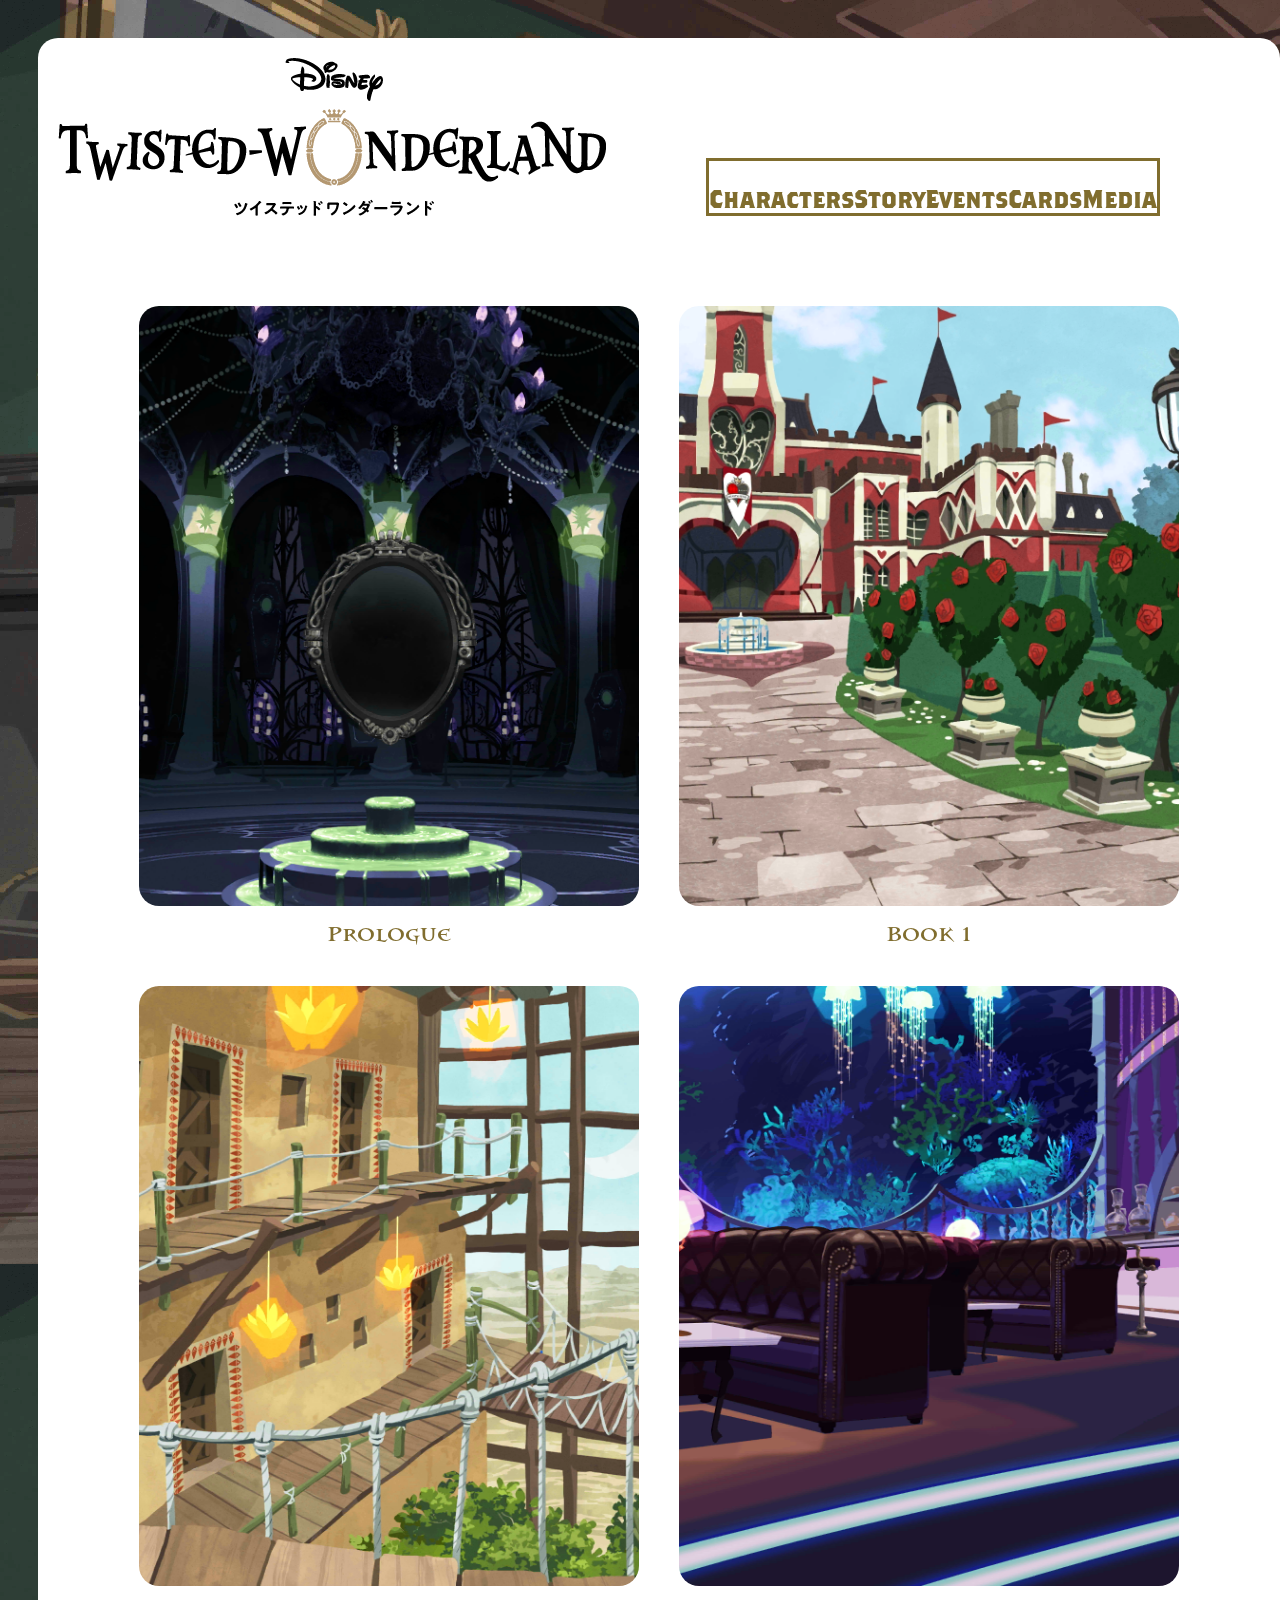
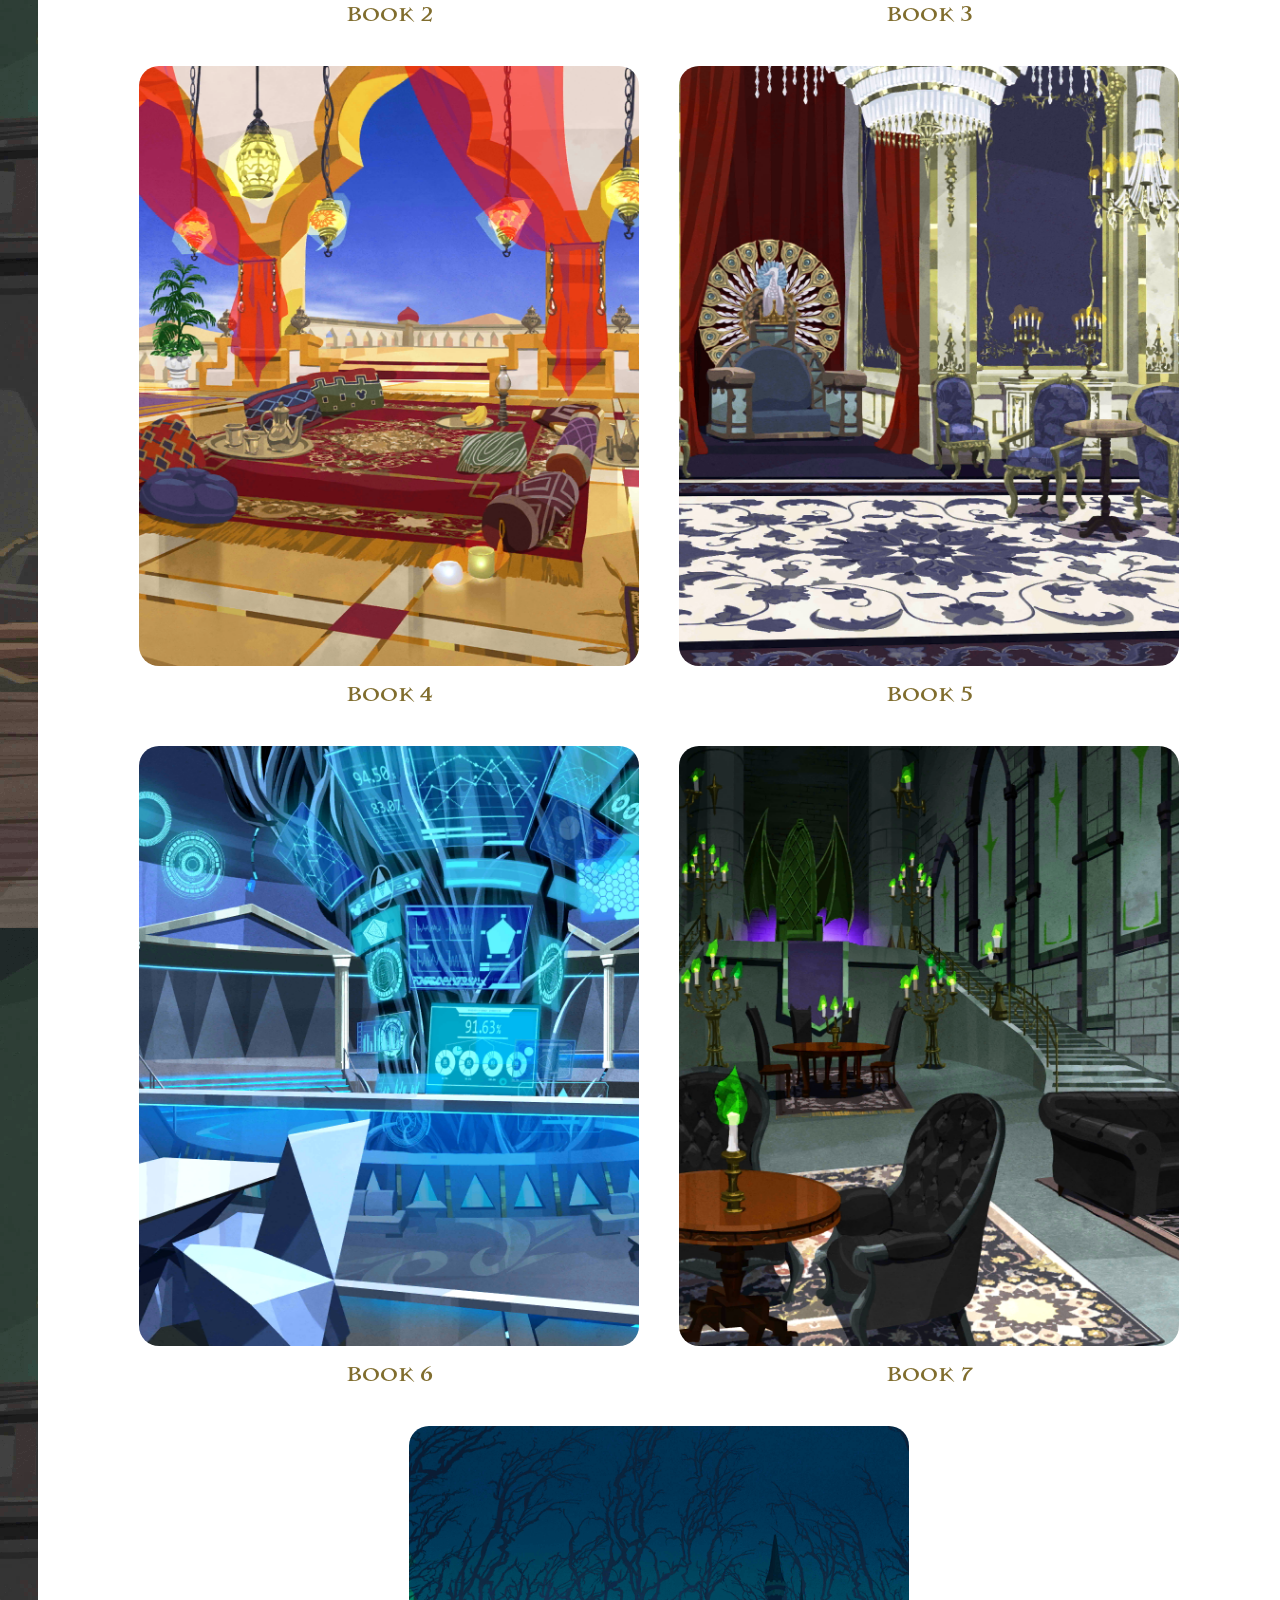
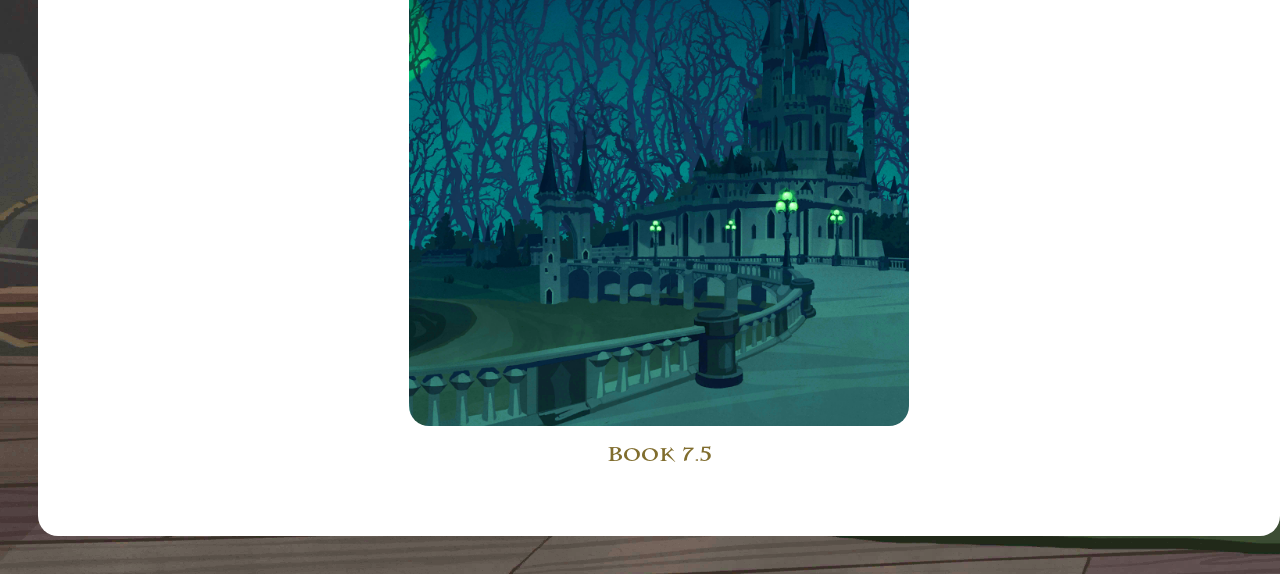
<file: index.html>
<!DOCTYPE html>
<html lang="en">
<head>
    <meta charset="UTF-8">
    <meta name="viewport" content="width=device-width, initial-scale=1.0">
    <link rel="stylesheet" href="styles.css">
    <title>TW Archive</title>
</head>
<body>
    <div class="information-page">
        <div class="bar">
            <img src="imgs/logo.png" alt="logo Twisted Wonderland">
            <div class="options">
                <a href="">Characters</a>
                <a href="">Story</a>
                <a href="">Events</a>
                <a href="">Cards</a>
                <a href="">Media</a>
            </div>

        </div>
        
        <div class="books">
            <div class="book"><img src="imgs/prologue.png" alt="Background Mirror Chamber (Night)"><a href="">Prologue</a></div>
            <div class="book"><img src="imgs/book1.png" alt="Background Heartslabyul Dorm"><a href="">Book 1</a></div>
            <div class="book"><img src="imgs/book2.png" alt="Background Savanaclaw Dorm - Walkway"><a href="">Book 2</a></div>
            <div class="book"><img src="imgs/book3.png" alt="Background Mostro Lounge"><a href="">Book 3</a></div>
            <div class="book"><img src="imgs/book4.png" alt="Background Scarabia Dorm - Lounge"><a href="">Book 4</a></div>
            <div class="book"><img src="imgs/book5.png" alt="Background Pomefiore Dorm - Lounge"><a href="">Book 5</a></div>
            <div class="book"><img src="imgs/book6.png" alt="Background Ignihyde Dorm - Lounge"><a href="">Book 6</a></div>
            <div class="book"><img src="imgs/book7.png" alt="Background Diasomnia Dorm - Lounge"><a href="">Book 7</a></div>
            <div class="book"><img src="imgs/book7_5.png" alt="Background Royal Sword Academy (Thorns)"><a href="">Book 7.5</a></div>
        </div>
    </div>
</body>
</html>
</file>
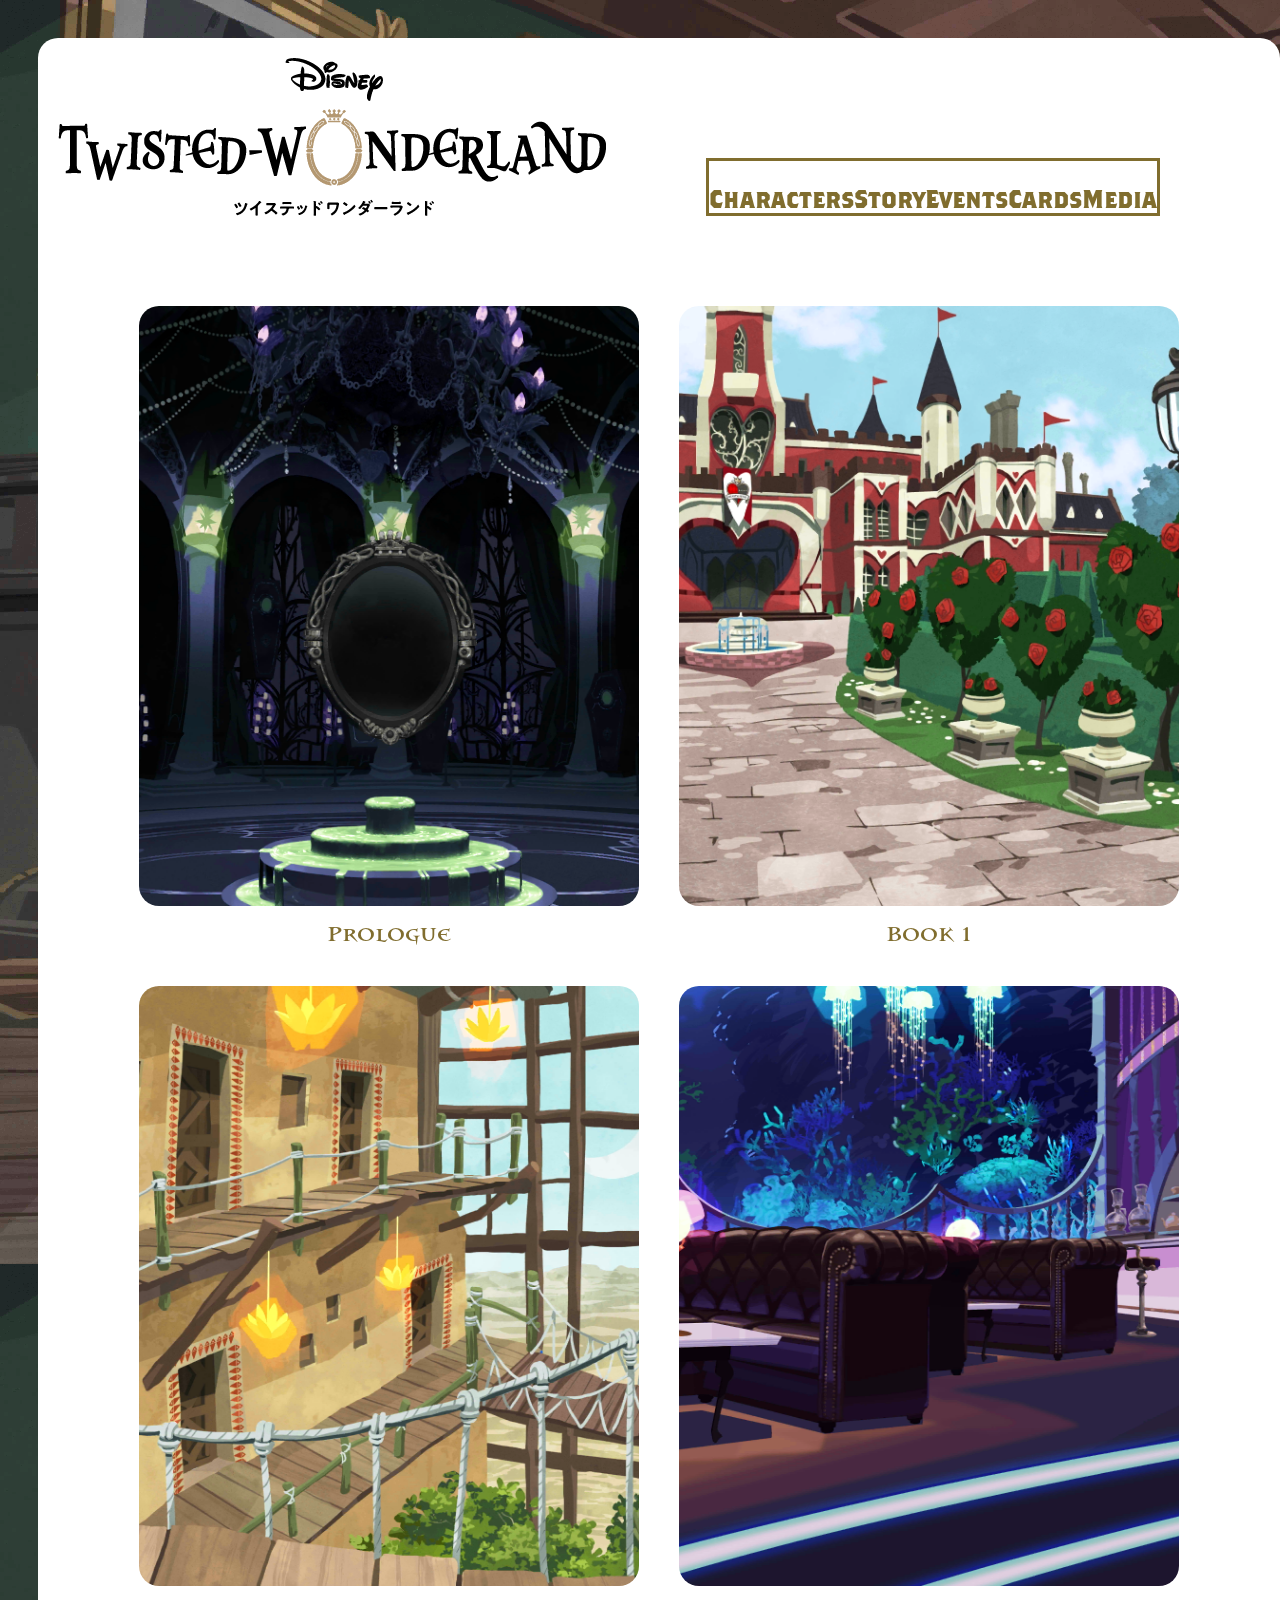
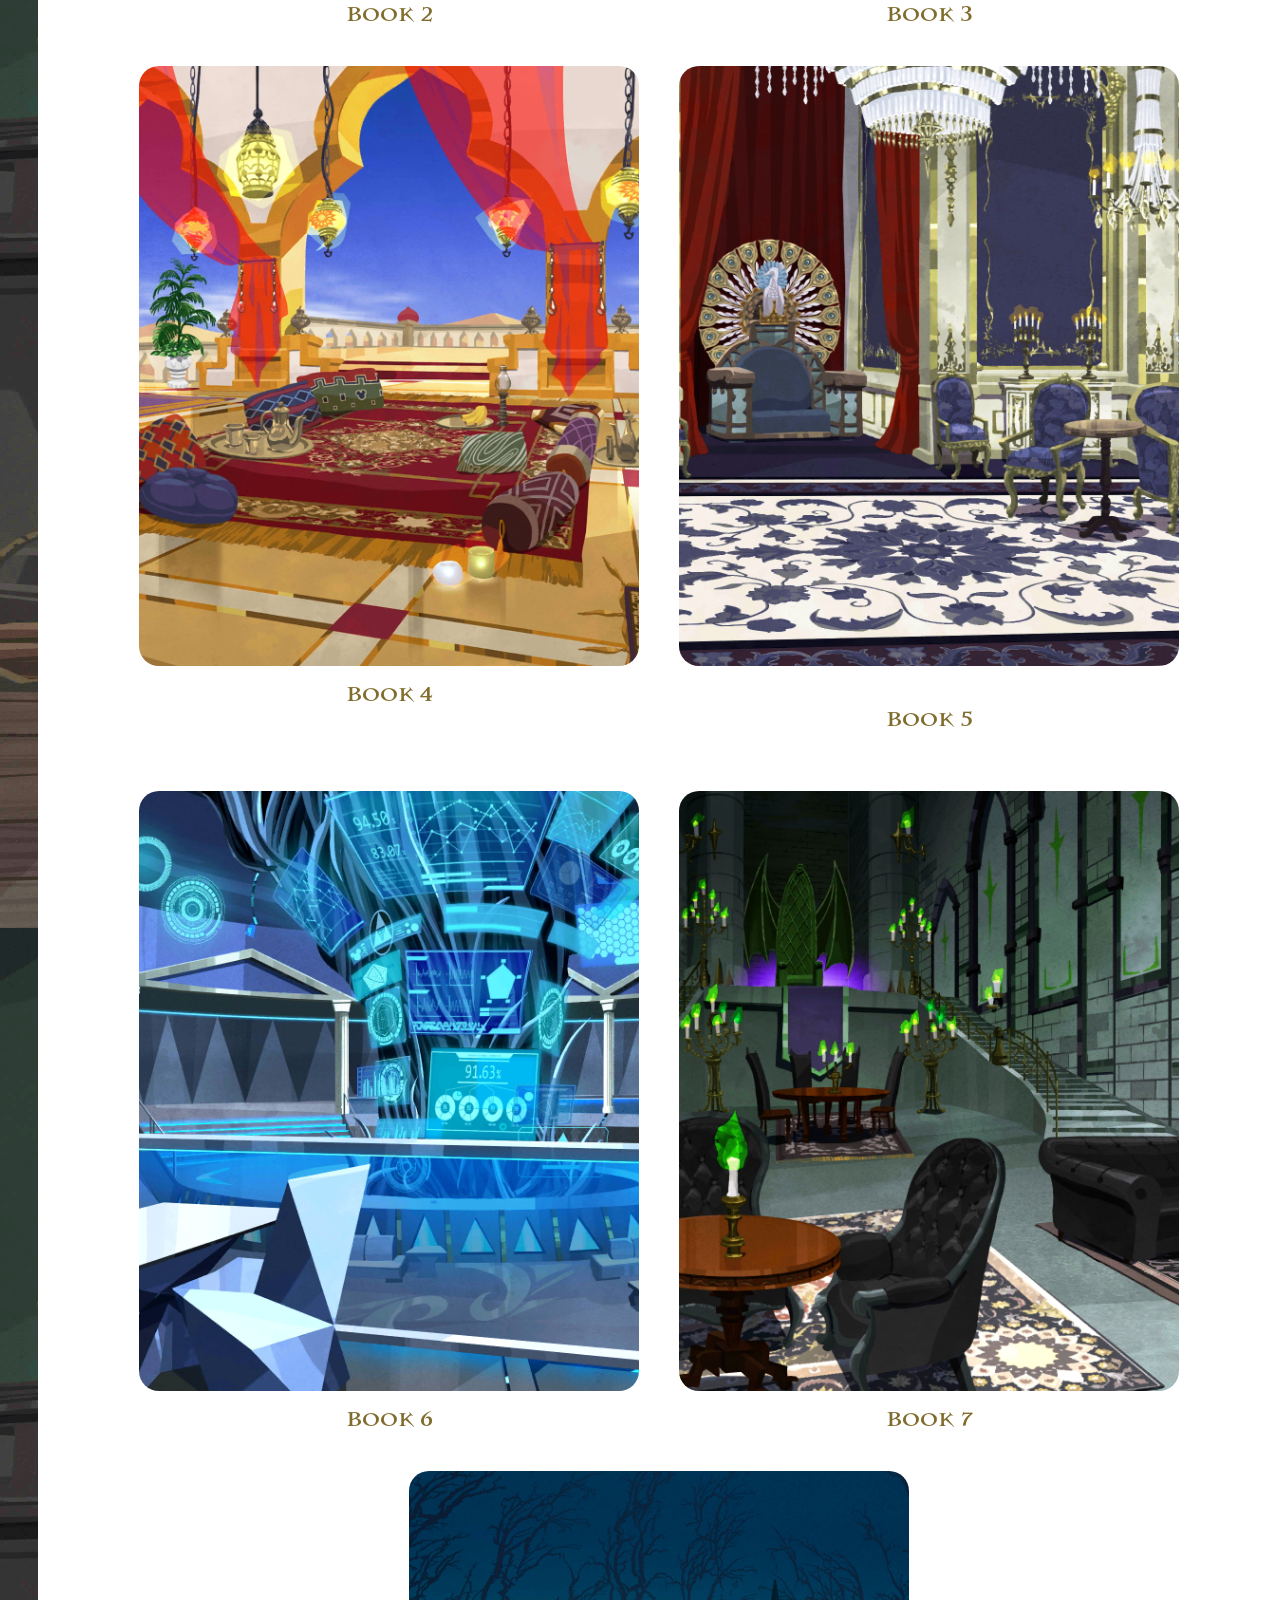
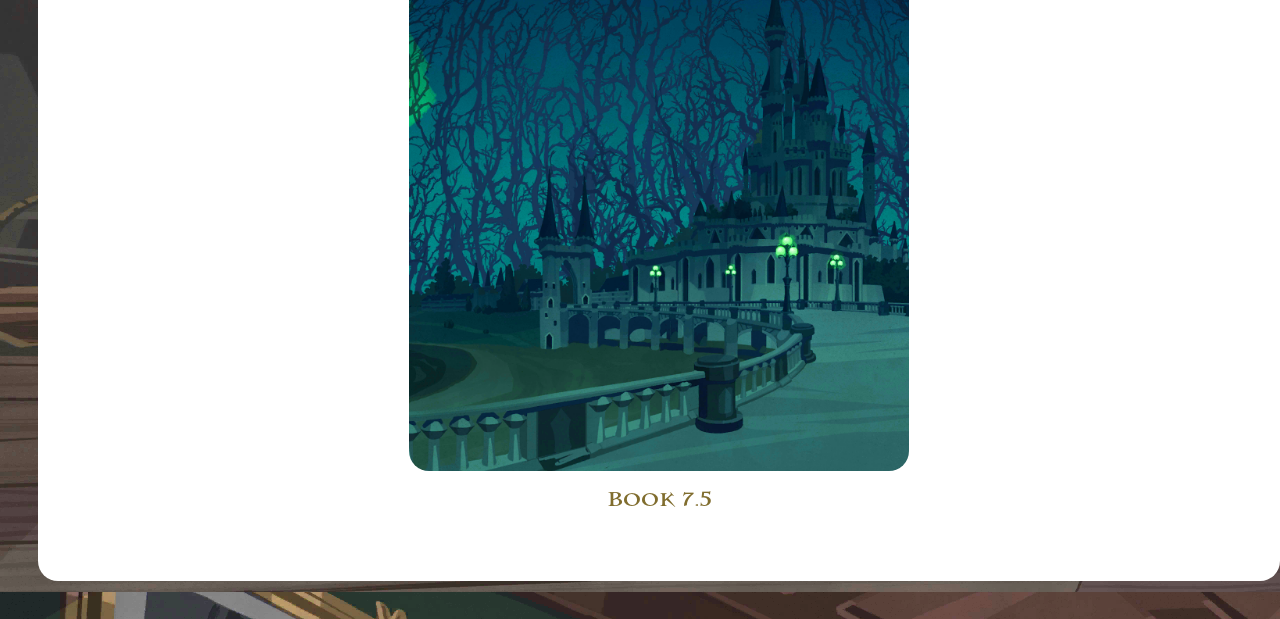
<file: home.html>
<!DOCTYPE html>
<html lang="en">
<head>
    <meta charset="UTF-8">
    <meta name="viewport" content="width=device-width, initial-scale=1.0">
    <link rel="stylesheet" href="styles.css">
    <title>TW Archive</title>
</head>
<body>
    <div class="information-page">
        <div class="bar">
            <img src="imgs/logo.png" alt="logo Twisted Wonderland">
            <div class="options">
                <a href="">Characters</a>
                <a href="">Story</a>
                <a href="">Events</a>
                <a href="">Cards</a>
                <a href="">Media</a>
            </div>

        </div>
        
        <div class="books">
            <div class="book"><img src="/imgs/prologue.png" alt="Background Mirror Chamber (Night)"><a href="">Prologue</a></div>
            <div class="book"><img src="/imgs/book1.png" alt="Background Heartslabyul Dorm"><a href="">Book 1</a></div>
            <div class="book"><img src="/imgs/book2.png" alt="Background Savanaclaw Dorm - Walkway"><a href="">Book 2</a></div>
            <div class="book"><img src="/imgs/book3.png" alt="Background Mostro Lounge"><a href="">Book 3</a></div>
            <div class="book"><img src="/imgs/book4.png" alt="Background Scarabia Dorm - Lounge"><a href="">Book 4</p></div>
            <div class="book"><img src="/imgs/book5.png" alt="Background Pomefiore Dorm - Lounge"><p>Book 5</a></div>
            <div class="book"><img src="/imgs/book6.png" alt="Background Ignihyde Dorm - Lounge"><a href="">Book 6</a></div>
            <div class="book"><img src="/imgs/book7.png" alt="Background Diasomnia Dorm - Lounge"><a href="">Book 7</a></div>
            <div class="book"><img src="/imgs/book7_5.png" alt="Background Royal Sword Academy (Thorns)"><a href="">Book 7.5</a></div>
        </div>
    </div>
</body>
</html>
</file>
<file: styles.css>
body {
    background-image: url("imgs/home.png");
    display: flex;
}

@font-face {
    font-family: 'Brothers-Bold';
    src: url('fonts/Brothers-Bold.ttf');
    font-weight: normal;
    font-style: normal;
}

@font-face {
    font-family: 'Newcomen-Bold';
    src: url('fonts/Newcomen-Bold.otf');
    font-weight: normal;
    font-style: normal;
}

.information-page {
    background-color: white;
    display: flex;
    flex-direction: column;
    align-content: center;
    margin: 30px;
    border-radius: 20px;
}

.bar {
    display: flex;
    padding: 20px;
    font-family: 'Brothers-Bold', sans-serif;
}

.bar .options {
    font-size: 25px;
    width: 100%;
    display: flex;
    justify-content: space-evenly;
    align-items: flex-end;
    color: rgb(128, 109, 46);
    border-style: solid;
    margin: 100px 100px 0;
}

.bar a:hover {
    color: black;
}

a {
    text-decoration: none;
    color: inherit;
}

.books img {
    width: 500px;
    height: 600px;
    object-fit: cover;
    margin-bottom: 20px;
    border-radius: 20px;
}

.book {
    display: flex;
    flex-direction: column;
    padding: 20px;
    align-items: center;
    font-family: 'Newcomen-Bold', sans-serif;
    color: rgb(128, 109, 46);
    font-size: 20px;
}

.books {
    display: flex;
    padding: 50px;
    flex-wrap: wrap;
    justify-content: center;
}
</file>
